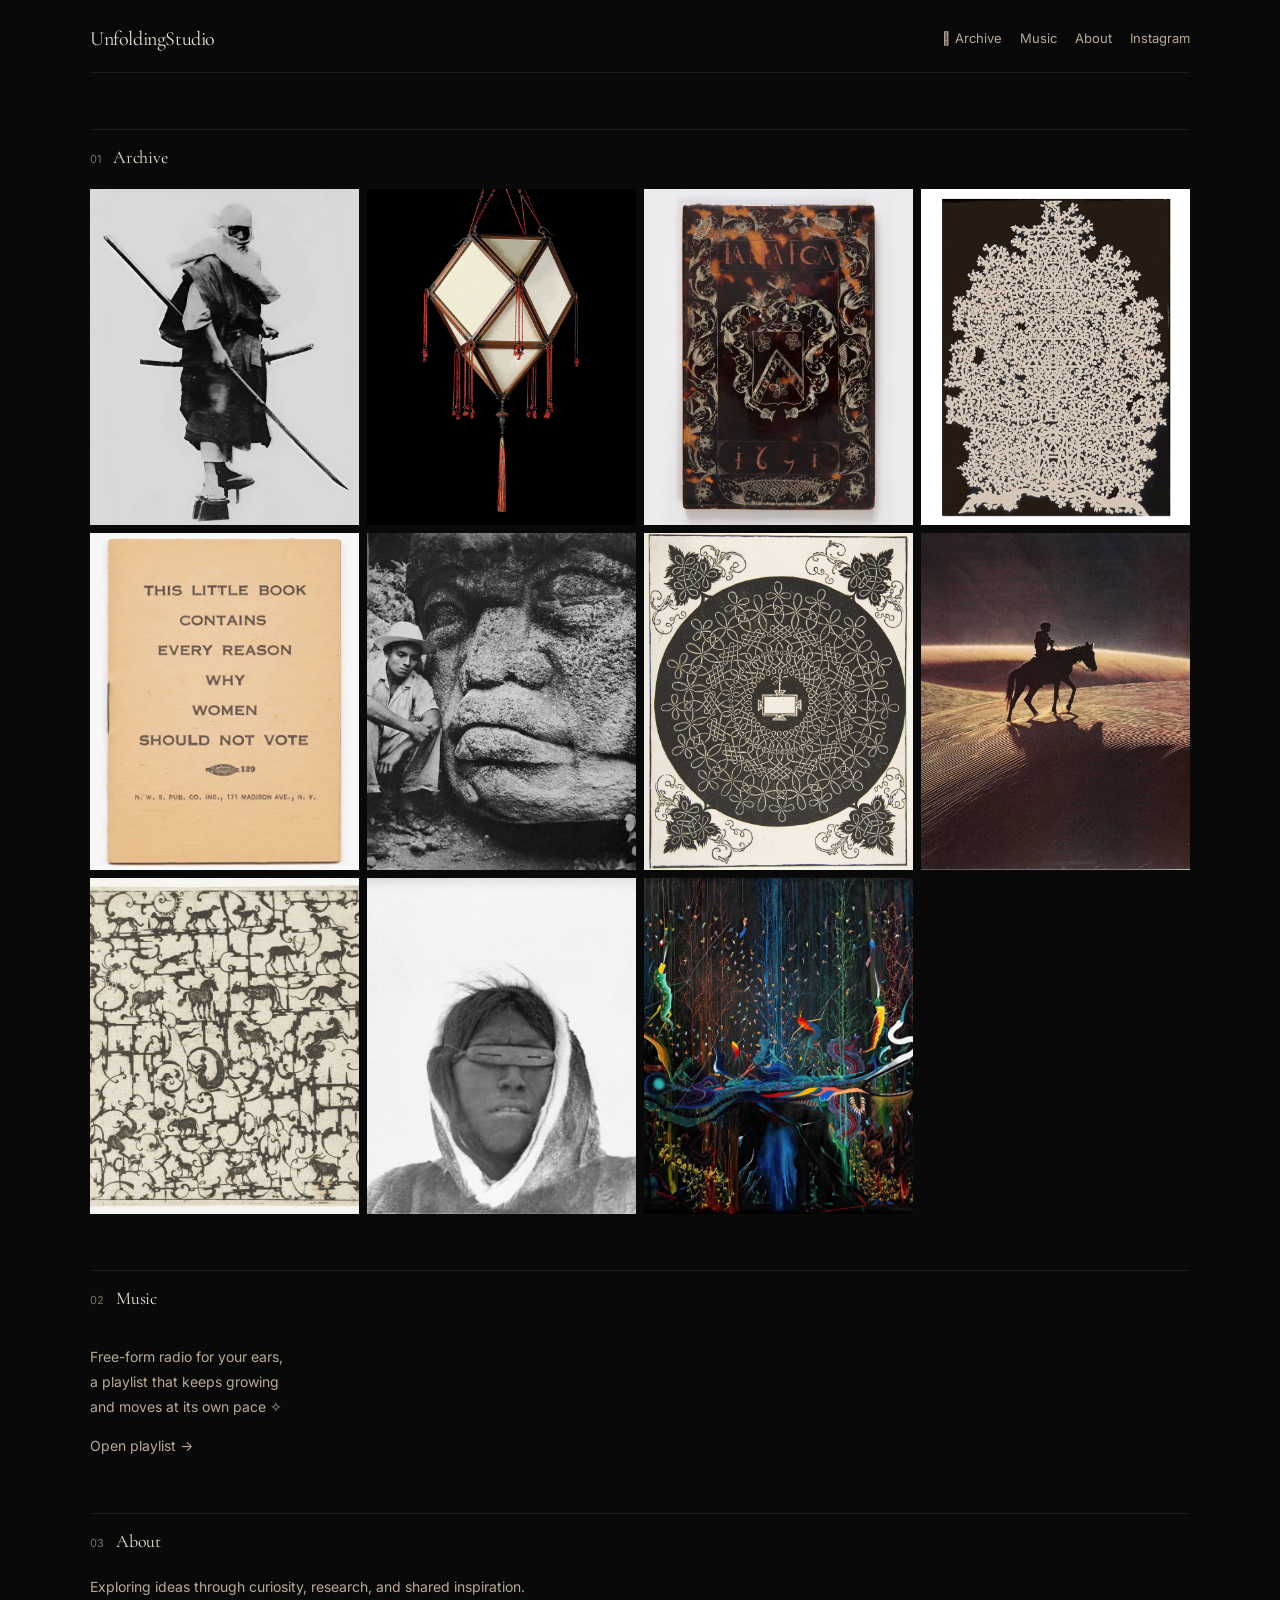
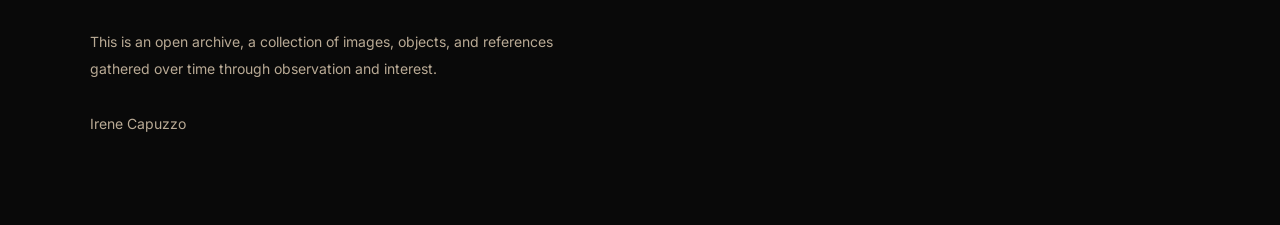
<file: index.html>
<!DOCTYPE html>
<html lang="en">
<head>
  <meta charset="UTF-8" />
  <meta name="viewport" content="width=device-width, initial-scale=1.0" />
  <title>UnfoldingStudio</title>

  <link rel="icon" type="image/png" href="favicon.png" />

  <link rel="preconnect" href="https://fonts.googleapis.com" />
  <link rel="preconnect" href="https://fonts.gstatic.com" crossorigin />
  <link href="https://fonts.googleapis.com/css2?family=Cormorant+Garamond:wght@300;400;500&family=Inter:wght@300;400&display=swap" rel="stylesheet">

  <link rel="stylesheet" href="CSS/reset.css" />
  <link rel="stylesheet" href="CSS/style.css?v=14" />
</head>

<body>
  <div class="cursor"></div>

  <div class="page">

    <!-- HEADER -->
    <header class="site-header">
      <div class="topbar">
        <a href="index.html" class="logo">UnfoldingStudio</a>

        <nav class="main-nav">
          <a href="#archive">𖧧 Archive</a>
          <a href="#music">Music</a>
          <a href="#about">About</a>
          <a href="https://www.instagram.com/unfoldingstvdio" target="_blank" rel="noopener noreferrer">Instagram</a>
        </nav>
      </div>
    </header>

    <!-- MAIN -->
    <main>

      <!-- ARCHIVE -->
      <section id="archive" class="section">
        <div class="section-head">
          <span>01</span>
          <h2>Archive</h2>
        </div>

        <div class="gallery">

          <a class="card" href="item1.html">
            <img src="images/img1.jpg" alt="This Little Book Contains Every Reason Why Women Should Not Vote" />
            <div class="overlay"><span>Japanese Hieizan monk warrior outfit</span></div>
          </a>

          <a class="card" href="item2.html">
            <img src="images/concubine-imperiale.png" alt="Concubine lamps" />
            <div class="overlay"><span>Concubine lamps</span></div>
          </a>

          <a class="card" href="item3.html">
            <img src="images/comb1.png" alt='Combs and Case "IAMAICA"' />
            <div class="overlay"><span>Combs and Case "IAMAICA"</span></div>
          </a>

          <a class="card" href="item4.html">
            <img src="images/img3.jpg" alt="Paper cutout" />
            <div class="overlay"><span>Paper cutout</span></div>
          </a>

          <a class="card" href="item5.html">
            <img src="images/women_vote_book_f.jpg" alt="Japanese Hieizan monk warrior outfit" />
            <div class="overlay"><span>This Little Book Contains Every Reason Why Women Should Not Vote</span></div>
          </a>

          <a class="card" href="item6.html">
            <img src="images/olmec_colossal_head1.jpg" alt="Olmec Colossal Head" />
            <div class="overlay"><span>Olmec Colossal Head</span></div>
          </a>

          <a class="card" href="item7.html">
            <img src="images/knots1.png" alt="The Six Knots" />
            <div class="overlay"><span>The Six Knots</span></div>
          </a>

          <a class="card" href="item8.html">
            <img src="images/mojave_desert.jpg" alt="Scienza e Fede" />
            <div class="overlay"><span>Mojave Desert</span></div>
          </a>

          <a class="card" href="item9.html">
            <img src="images/paper_gem1.jpg" alt="Scienza e Fede" />
            <div class="overlay"><span>Early Modern Blackwork Prints</span></div>
          </a>

          <a class="card" href="item10.html">
            <img src="images/snow_goggles.jpg" alt="Scienza e Fede" />
            <div class="overlay"><span>Snow Goggles</span></div>
          </a>

           <a class="card" href="item11.html">
            <img src="images/rember.jpg" alt=“El Territorio de los Abuelos”, Rember Yahuarcani />
            <div class="overlay"><span>“El Territorio de los Abuelos”, Rember Yahuarcani</span></div>
          </a>


        </div>
      </section>

      <!-- MUSIC -->
      <section id="music" class="section">
        <div class="section-head">
          <span>02</span>
          <h2>Music</h2>
        </div>

        <div class="music-panel">
          <p class="music-text">
            Free-form radio for your ears,<br>
            a playlist that keeps growing<br>
            and moves at its own pace ✧
          </p>

          <a
            href="https://open.spotify.com/playlist/4QbDTAmdg0NXesslip5a4b?si=8bfdbef64b984215"
            target="_blank"
            rel="noopener noreferrer"
          >
            Open playlist →
          </a>
        </div>
      </section>

      <!-- ABOUT -->
      <section id="about" class="section about">
        <div class="section-head">
          <span>03</span>
          <h2>About</h2>
        </div>

        <p>
          Exploring ideas through curiosity, research, and shared inspiration.<br><br>
          This is an open archive, a collection of images, objects, and references gathered over time through observation and interest.<br><br>
        </p>

        <p class="signature">
          <a href="https://instagram.com/irene.capuzzo" target="_blank" rel="noopener noreferrer">
            Irene Capuzzo
          </a>
        </p>
      </section>

    </main>
  </div>

  <!-- ANIMATIONS SCRIPT -->
  <script>
    const elements = document.querySelectorAll('.section, .card, .hero');

    const observer = new IntersectionObserver((entries) => {
      entries.forEach(entry => {
        if (entry.isIntersecting) {
          entry.target.classList.add('show');
        }
      });
    }, { threshold: 0.1 });

    elements.forEach(el => observer.observe(el));

    let lastScroll = 0;
    const header = document.querySelector('.site-header');

    window.addEventListener('scroll', () => {
      const currentScroll = window.scrollY;

      if (currentScroll > lastScroll && currentScroll > 50) {
        header.classList.add('hide');
      } else {
        header.classList.remove('hide');
      }

      lastScroll = currentScroll;
    });
  </script>

</body>
</html>
</file>
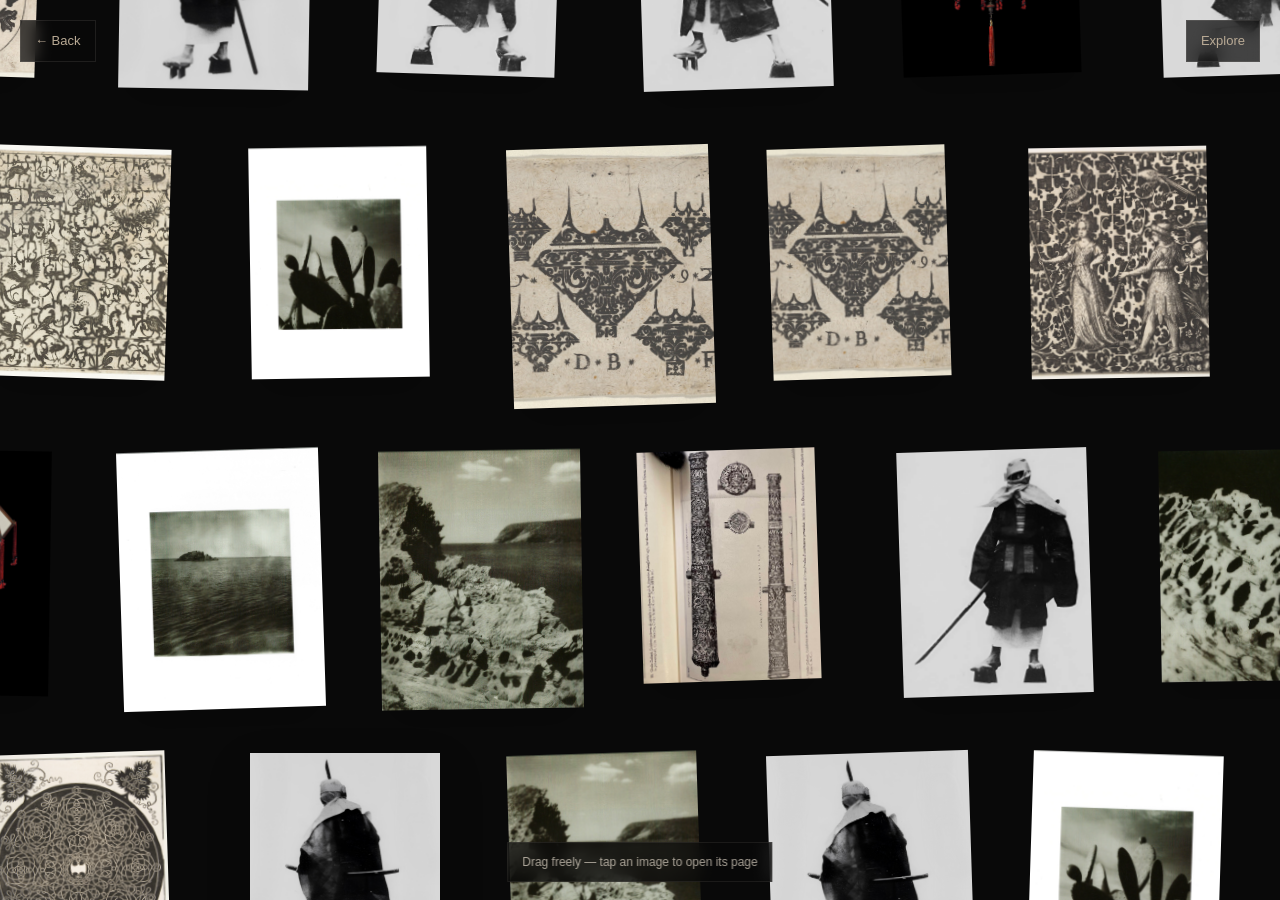
<file: infinite.html>
<!DOCTYPE html>
<html lang="en">
<head>
  <meta charset="UTF-8" />
  <meta name="viewport" content="width=device-width, initial-scale=1.0" />
  <title>Explore — UnfoldingStudio</title>

  <link rel="icon" type="image/png" href="favicon.png" />
  <link rel="stylesheet" href="CSS/reset.css" />
  <link rel="stylesheet" href="CSS/style.css" />

  <style>
    body {
      margin: 0;
      overflow: hidden;
      background: #090909;
      color: #ece2d3;
      cursor: grab;
      touch-action: none;
      user-select: none;
      -webkit-user-select: none;
    }

    body.dragging {
      cursor: grabbing;
    }

    .topbar-inf {
      position: fixed;
      top: 20px;
      left: 20px;
      right: 20px;
      display: flex;
      justify-content: space-between;
      align-items: center;
      z-index: 30;
      pointer-events: none;
    }

    .topbar-inf a,
    .topbar-inf span {
      pointer-events: auto;
      font-size: 13px;
      color: #b9aa95;
      background: rgba(9, 9, 9, 0.72);
      padding: 10px 14px;
      border: 1px solid rgba(236, 226, 211, 0.1);
      backdrop-filter: blur(8px);
      -webkit-backdrop-filter: blur(8px);
    }

    .topbar-inf a:hover {
      color: #ece2d3;
    }

    .viewport {
      position: relative;
      width: 100vw;
      height: 100vh;
      overflow: hidden;
    }

    .cell {
      position: absolute;
      display: block;
      overflow: hidden;
      background: #111;
      box-shadow: 0 18px 40px rgba(0, 0, 0, 0.22);
      transition: transform 0.22s ease;
      transform-origin: center center;
      will-change: transform, left, top;
    }

    .cell img {
      width: 100%;
      height: 100%;
      object-fit: cover;
      display: block;
      pointer-events: none;
      user-select: none;
      -webkit-user-drag: none;
    }

    .cell:hover {
      z-index: 5;
    }

    .hint {
      position: fixed;
      left: 50%;
      bottom: 18px;
      transform: translateX(-50%);
      z-index: 30;
      font-size: 12px;
      color: rgba(236, 226, 211, 0.7);
      background: rgba(9, 9, 9, 0.72);
      padding: 10px 14px;
      border: 1px solid rgba(236, 226, 211, 0.08);
      backdrop-filter: blur(8px);
      -webkit-backdrop-filter: blur(8px);
      pointer-events: none;
      white-space: nowrap;
    }

    @media (max-width: 700px) {
      .topbar-inf a,
      .topbar-inf span {
        font-size: 12px;
      }

      .hint {
        font-size: 11px;
        bottom: 14px;
      }
    }
  </style>
</head>
<body>

  <div class="topbar-inf">
    <a href="index.html">← Back</a>
    <span>Explore</span>
  </div>

  <main class="viewport" id="viewport"></main>

  <div class="hint">Drag freely — tap an image to open its page</div>

  <script>
    const imageGroups = [
      {
        files: [
          { src: "images/bronze_culverins.jpg", link: "item1.html" },

          { src: "images/concubine-imperiale.png", link: "item2.html" },
          { src: "images/concubine-loto.png", link: "item2.html" },
          { src: "images/concubine-proibita.png", link: "item2.html" },
          { src: "images/concubine-tempio.png", link: "item2.html" },
          { src: "images/concubine-peonia.png", link: "item2.html" },
          { src: "images/concubine-favorita.png", link: "item2.html" },
          { src: "images/concubine-dettagli1.png", link: "item2.html" },
          { src: "images/concubine-dettagli2.png", link: "item2.html" },

          { src: "images/comb1.png", link: "item3.html" },
          { src: "images/comb2.png", link: "item3.html" },
          { src: "images/comb3.png", link: "item3.html" },
          { src: "images/comb4.png", link: "item3.html" },
          { src: "images/comb5.png", link: "item3.html" },

          { src: "images/img3.jpg", link: "item4.html" },

          { src: "images/img1.jpg", link: "item5.html" },
          { src: "images/img1_1.png", link: "item5.html" },
          { src: "images/img1_2.png", link: "item5.html" },
          { src: "images/img1_3.png", link: "item5.html" },
          { src: "images/img1_4.png", link: "item5.html" },

        ]
      },
      {
        prefix: "cadaques",
        count: 20,
        ext: "jpg",
        link: "item6.html"
      }

      ,
{
  prefix: "knots",
  count: 6,
  ext: "png",
  link: "item7.html"
}

,
{
  prefix: "paper_gem",
  count: 12,
  ext: "jpg",
  link: "item9.html"
}

      /*
      PER AGGIUNGERE UN NUOVO GRUPPO, SCRIVI COSÌ:

      ,
      {
        prefix: "knot",
        count: 6,
        ext: "jpg",
        link: "item8.html"
      }
      */
    ];

    const images = [];

    imageGroups.forEach((group) => {
      if (group.files) {
        group.files.forEach((file) => images.push(file));
        return;
      }

      for (let i = 1; i <= group.count; i++) {
        images.push({
          src: `images/${group.prefix}${i}.${group.ext}`,
          link: group.link
        });
      }
    });

    const viewport = document.getElementById("viewport");
    const tiles = new Map();

    let cameraX = 0;
    let cameraY = 0;
    let targetX = 0;
    let targetY = 0;

    let isDown = false;
    let startX = 0;
    let startY = 0;
    let startCameraX = 0;
    let startCameraY = 0;
    let moved = false;

    function hash2D(x, y) {
      let h = x * 374761393 + y * 668265263;
      h = (h ^ (h >> 13)) * 1274126177;
      h = h ^ (h >> 16);
      return Math.abs(h);
    }

    function mod(n, m) {
      return ((n % m) + m) % m;
    }

    function getMetrics() {
      const mobile = window.innerWidth < 700;

      const width = mobile ? 150 : 190;
      const height = mobile ? 195 : 245;

      const gapX = mobile ? 54 : 70;
      const gapY = mobile ? 44 : 58;

      const stepX = width + gapX;
      const stepY = height + gapY;

      return { width, height, stepX, stepY };
    }

    function buildTile(col, row, metrics) {
      const key = `${col}:${row}`;
      const seed = hash2D(col, row);

      const image = images[mod(seed, images.length)];
      const rotate = ((seed % 5) - 2) * 0.9;
      const sizeVariant = (seed % 3) - 1;

      const w = metrics.width + sizeVariant * 12;
      const h = metrics.height + sizeVariant * 14;

      const offsetX = (row % 2) * (metrics.stepX / 2);
      const worldX = col * metrics.stepX + offsetX;
      const worldY = row * metrics.stepY;

      const el = document.createElement("a");
      el.className = "cell";
      el.href = image.link;
      el.style.width = `${w}px`;
      el.style.height = `${h}px`;

      const img = document.createElement("img");
      img.src = image.src;
      img.alt = "";

      el.appendChild(img);

      el.addEventListener("mouseenter", () => {
        el.style.transform = `rotate(${rotate}deg) scale(1.03)`;
      });

      el.addEventListener("mouseleave", () => {
        el.style.transform = `rotate(${rotate}deg) scale(1)`;
      });

      el.addEventListener("click", (e) => {
        if (moved) {
          e.preventDefault();
          e.stopPropagation();
        }
      });

      viewport.appendChild(el);

      tiles.set(key, {
        el,
        worldX,
        worldY,
        rotate
      });
    }

    function updateTiles() {
      const vw = window.innerWidth;
      const vh = window.innerHeight;
      const metrics = getMetrics();
      const margin = 420;

      const minRow = Math.floor((cameraY - vh / 2 - margin) / metrics.stepY) - 2;
      const maxRow = Math.ceil((cameraY + vh / 2 + margin) / metrics.stepY) + 2;

      const minCol = Math.floor((cameraX - vw / 2 - margin) / metrics.stepX) - 3;
      const maxCol = Math.ceil((cameraX + vw / 2 + margin) / metrics.stepX) + 3;

      const needed = new Set();

      for (let row = minRow; row <= maxRow; row++) {
        for (let col = minCol; col <= maxCol; col++) {
          const key = `${col}:${row}`;
          needed.add(key);

          if (!tiles.has(key)) {
            buildTile(col, row, metrics);
          }
        }
      }

      tiles.forEach((tile, key) => {
        if (!needed.has(key)) {
          tile.el.remove();
          tiles.delete(key);
          return;
        }

        const screenX = tile.worldX - cameraX + vw / 2;
        const screenY = tile.worldY - cameraY + vh / 2;

        tile.el.style.left = `${screenX}px`;
        tile.el.style.top = `${screenY}px`;
        tile.el.style.transform = `rotate(${tile.rotate}deg) scale(1)`;
      });
    }

    function startDrag(x, y) {
      isDown = true;
      moved = false;
      startX = x;
      startY = y;
      startCameraX = targetX;
      startCameraY = targetY;
      document.body.classList.add("dragging");
    }

    function moveDrag(x, y) {
      if (!isDown) return;

      const dx = x - startX;
      const dy = y - startY;

      if (Math.abs(dx) > 4 || Math.abs(dy) > 4) {
        moved = true;
      }

      targetX = startCameraX - dx;
      targetY = startCameraY - dy;
    }

    function endDrag() {
      isDown = false;
      document.body.classList.remove("dragging");

      requestAnimationFrame(() => {
        moved = false;
      });
    }

    document.addEventListener("mousedown", (e) => {
      startDrag(e.clientX, e.clientY);
    });

    document.addEventListener("mousemove", (e) => {
      moveDrag(e.clientX, e.clientY);
    });

    document.addEventListener("mouseup", endDrag);

    document.addEventListener("touchstart", (e) => {
      const t = e.touches[0];
      startDrag(t.clientX, t.clientY);
    }, { passive: true });

    document.addEventListener("touchmove", (e) => {
      const t = e.touches[0];
      moveDrag(t.clientX, t.clientY);
    }, { passive: true });

    document.addEventListener("touchend", endDrag);

    document.addEventListener("touchcancel", endDrag);

    window.addEventListener("resize", updateTiles);

    function animate() {
      cameraX += (targetX - cameraX) * 0.08;
      cameraY += (targetY - cameraY) * 0.08;

      updateTiles();
      requestAnimationFrame(animate);
    }

    updateTiles();
    animate();
  </script>

</body>
</html>
</file>
<file: CSS/style.css>
:root {
  --bg: #090909;
  --panel: #111111;
  --line: #1d1d1d;
  --text: #ece2d3;
  --soft: #b9aa95;
  --muted: #7f7263;
}

*,
*::before,
*::after {
  box-sizing: border-box;
}

html {
  scroll-behavior: smooth;
}

html,
body {
  margin: 0;
  padding: 0;
}

body {
  background: var(--bg);
  color: var(--text);
  font-family: "Inter", sans-serif;
  -webkit-font-smoothing: antialiased;
  text-rendering: optimizeLegibility;
  opacity: 0;
  animation: fadeIn 0.8s ease forwards;
}

h1, h2, .logo {
  font-family: "Cormorant Garamond", serif;
  letter-spacing: -0.04em;
}

.logo {
  font-size: 22px;
}

h1 {
  font-weight: 400;
}

h2 {
  font-weight: 400;
}

img {
  display: block;
  max-width: 100%;
}

a {
  color: inherit;
  text-decoration: none;
}

button,
input,
textarea {
  font: inherit;
}

section {
  scroll-margin-top: 80px;
}

.page {
  width: min(1180px, 100%);
  margin: 0 auto;
  padding: 24px clamp(16px, 4vw, 40px) 88px;
}

/* header */

.site-header {
  margin-bottom: 40px;
}

.topbar {
  display: flex;
  align-items: center;
  justify-content: space-between;
  gap: 20px;
  padding-bottom: 18px;
  border-bottom: 1px solid var(--line);
}

.logo {
  font-size: 20px;
  font-weight: 400;
  letter-spacing: -0.02em;
}

.main-nav {
  display: flex;
  align-items: center;
  gap: 18px;
}

.main-nav > a {
  font-size: 13px;
  color: var(--soft);
  transition: color 0.3s ease;
}

.main-nav > a:hover {
  color: var(--text);
}

/* hero */

.hero {
  max-width: 520px;
  margin: 48px 0 0;
  text-align: left;
}

.eyebrow {
  margin: 0 0 10px;
  font-size: 10px;
  letter-spacing: 0.14em;
  text-transform: uppercase;
  color: var(--muted);
}

h1 {
  margin: 0;
  font-size: clamp(48px, 8vw, 88px);
  font-weight: 400;
  letter-spacing: -0.05em;
  line-height: 0.92;
  word-break: break-word;
  animation: fadeUp 0.8s ease;
}

.intro {
  max-width: 360px;
  margin: 12px 0 0;
  font-size: 13px;
  line-height: 1.7;
  color: var(--muted);
}

.hero-link {
  margin: 14px 0 0;
}

.hero-link a {
  color: var(--muted);
  font-size: 12px;
  letter-spacing: 0.01em;
  transition: color 0.3s ease;
}

.hero-link a:hover {
  color: var(--text);
}

/* sections */

.section {
  margin-top: 56px;
}

.section-head {
  display: flex;
  align-items: baseline;
  gap: 12px;
  margin-bottom: 18px;
  padding-top: 14px;
  border-top: 1px solid var(--line);
}

.section-head span {
  font-size: 11px;
  color: var(--muted);
}

h2 {
  margin: 0;
  font-size: 18px;
  font-weight: 400;
  letter-spacing: -0.01em;
}

/* gallery */

.gallery {
  display: grid;
  grid-template-columns: repeat(auto-fit, minmax(220px, 1fr));
  gap: 8px;
}

.card {
  position: relative;
  aspect-ratio: 4 / 5;
  background: var(--panel);
  overflow: hidden;
}

.card img {
  width: 100%;
  height: 100%;
  object-fit: cover;
  transition: transform 0.6s ease, filter 0.6s ease, opacity 0.6s ease;
}

.overlay {
  position: absolute;
  inset: 0;
  display: flex;
  align-items: center;
  justify-content: center;
  background: rgba(0, 0, 0, 0.18);
  backdrop-filter: blur(6px);
  -webkit-backdrop-filter: blur(6px);
  opacity: 0;
  transition: opacity 0.5s ease;
}

.overlay span {
  color: var(--text);
  font-size: 15px;
  font-weight: 400;
  letter-spacing: 0.05em;
  text-align: center;
  padding: 0 18px;
}

.card:hover img {
  transform: scale(1.04);
  filter: blur(3px);
  opacity: 0.88;
}

.card:hover .overlay {
  opacity: 1;
}

/* music */

.music-panel {
  padding-top: 14px;
}

.music-panel a {
  font-size: 14px;
  color: var(--soft);
  transition: color 0.3s ease;
}

.music-panel a:hover {
  color: var(--text);
}

.music-text {
  max-width: 420px;
  margin-bottom: 14px;
  font-size: 14px;
  line-height: 1.8;
  color: var(--soft);
}

/* about */

.about p {
  max-width: 520px;
  margin: 0;
  font-size: 14px;
  line-height: 1.95;
  color: var(--soft);
}

.signature {
  margin-top: 18px;
  font-size: 13px;
  color: var(--muted);
}

.signature a {
  transition: color 0.3s ease, transform 0.3s ease;
  display: inline-block;
}

.signature a:hover {
  color: var(--text);
  transform: translateY(-1px);
}

/* detail pages */

.detail-page {
  width: min(1180px, 100%);
  margin: 0 auto;
  padding: 24px clamp(20px, 4vw, 40px) 72px;
}

.detail-topbar {
  display: flex;
  align-items: center;
  justify-content: space-between;
  gap: 20px;
  padding-bottom: 18px;
  border-bottom: 1px solid var(--line);
}

.back-link {
  font-size: 13px;
  color: var(--soft);
  transition: color 0.3s ease;
}

.back-link:hover {
  color: var(--text);
}

.detail-content {
  margin-top: 40px;
  display: grid;
  grid-template-columns: minmax(0, 1fr) 360px;
  gap: 40px;
  align-items: start;
}

.detail-image-wrap {
  display: grid;
  grid-template-columns: repeat(2, 1fr);
  gap: 10px;
  align-items: start;
}

.detail-image-wrap:has(img:only-child) {
  grid-template-columns: 1fr;
  max-width: 700px;
}

.detail-image-wrap img {
  width: 100%;
  height: auto;
  display: block;
  object-fit: contain;
  background: transparent;
}

.detail-meta {
  max-width: 360px;
}

.detail-meta h1 {
  font-size: clamp(22px, 2.4vw, 34px);
  line-height: 1.06;
  letter-spacing: -0.03em;
  margin-bottom: 18px;
  word-break: normal;
}

.detail-meta p {
  font-size: 13px;
  line-height: 1.8;
  color: var(--soft);
  margin: 0 0 14px;
}

/* animations */

@keyframes fadeUp {
  from {
    opacity: 0;
    transform: translateY(10px);
  }
  to {
    opacity: 1;
    transform: translateY(0);
  }
}

@keyframes fadeIn {
  to {
    opacity: 1;
  }
}

.section,
.card,
.hero {
  opacity: 0;
  transform: translateY(30px);
  transition: opacity 0.9s ease, transform 0.9s ease;
}

.section.show,
.card.show,
.hero.show {
  opacity: 1;
  transform: translateY(0);
}

/* responsive */

@media (max-width: 900px) {
  .detail-content {
    grid-template-columns: 1fr;
    gap: 28px;
  }

  .detail-meta {
    max-width: 680px;
  }
}

@media (max-width: 700px) {
  .topbar,
  .detail-topbar {
    flex-direction: column;
    align-items: flex-start;
  }

  .main-nav {
    flex-wrap: wrap;
    gap: 14px;
  }

  .hero {
    margin-top: 44px;
  }

  .intro {
    font-size: 13px;
  }

  .detail-page {
    padding: 18px 14px 56px;
  }

  .detail-content {
    grid-template-columns: 1fr;
    gap: 22px;
    margin-top: 28px;
  }

  .detail-image-wrap {
    grid-template-columns: repeat(2, 1fr);
    gap: 8px;
  }

  .detail-image-wrap:has(img:only-child) {
    grid-template-columns: 1fr;
    max-width: none;
  }

  .detail-image-wrap img {
    aspect-ratio: auto;
  }

  .detail-meta {
    max-width: none;
  }

  .detail-meta h1 {
    font-size: 26px;
    line-height: 1.1;
    letter-spacing: -0.02em;
    margin-bottom: 14px;
  }

  .detail-meta p {
    font-size: 13px;
    line-height: 1.75;
    margin-bottom: 12px;
  }
}

@media (max-width: 560px) {
  h2 {
    font-size: 20px;
  }

  .overlay span {
    font-size: 14px;
  }
}

@media (max-width: 480px) {
  .detail-image-wrap {
    grid-template-columns: repeat(2, 1fr);
    gap: 6px;
  }

  .detail-meta h1 {
    font-size: 24px;
  }
}

/* HOME MOBILE: 2 immagini per riga */
@media (max-width: 700px) {
  .gallery {
    grid-template-columns: repeat(2, 1fr);
    gap: 8px;
  }

  .card {
    aspect-ratio: 4 / 5;
  }
}

/* LIGHTBOX */

.detail-image-wrap img {
  cursor: zoom-in;
}

.lightbox {
  position: fixed;
  inset: 0;
  background: rgba(0, 0, 0, 0.92);
  display: flex;
  align-items: center;
  justify-content: center;
  padding: 24px;
  opacity: 0;
  pointer-events: none;
  transition: opacity 0.3s ease;
  z-index: 9999;
}

.lightbox.active {
  opacity: 1;
  pointer-events: auto;
}

.lightbox img {
  max-width: min(1100px, 92vw);
  max-height: 88vh;
  width: auto;
  height: auto;
  object-fit: contain;
  box-shadow: 0 20px 60px rgba(0, 0, 0, 0.45);
}

.lightbox-close {
  position: absolute;
  top: 18px;
  right: 22px;
  background: transparent;
  border: 0;
  color: #f2eadf;
  font-size: 32px;
  line-height: 1;
  cursor: pointer;
}

@media (max-width: 700px) {
  .lightbox {
    padding: 16px;
  }

  .lightbox-close {
    top: 14px;
    right: 16px;
    font-size: 28px;
  }

  .lightbox img {
    max-width: 94vw;
    max-height: 84vh;
  }
}

.lightbox .lightbox-prev,
.lightbox .lightbox-next {
  position: absolute;
  top: 50%;
  transform: translateY(-50%);
  width: 56px;
  height: 56px;
  background: transparent;
  border: none;
  padding: 0;
  cursor: pointer;
  z-index: 10001;
  opacity: 0.55;
  transition: opacity 0.28s ease, transform 0.28s ease;
}

.lightbox .lightbox-prev:hover,
.lightbox .lightbox-next:hover {
  opacity: 1;
  transform: translateY(-50%) scale(1.04);
}

.lightbox .lightbox-prev {
  left: 28px;
}

.lightbox .lightbox-next {
  right: 28px;
}

.lightbox .lightbox-prev::before,
.lightbox .lightbox-next::before {
  content: "";
  position: absolute;
  top: 50%;
  left: 50%;
  width: 18px;
  height: 18px;
  border-top: 1.4px solid rgba(255, 255, 255, 0.92);
  border-right: 1.4px solid rgba(255, 255, 255, 0.92);
}

.lightbox .lightbox-prev::before {
  transform: translate(-35%, -50%) rotate(-135deg);
}

.lightbox .lightbox-next::before {
  transform: translate(-65%, -50%) rotate(45deg);
}

@media (max-width: 700px) {
  .lightbox .lightbox-prev,
  .lightbox .lightbox-next {
    width: 44px;
    height: 44px;
  }

  .lightbox .lightbox-prev {
    left: 12px;
  }

  .lightbox .lightbox-next {
    right: 12px;
  }

  .lightbox .lightbox-prev::before,
  .lightbox .lightbox-next::before {
    width: 14px;
    height: 14px;
  }
}
</file>
